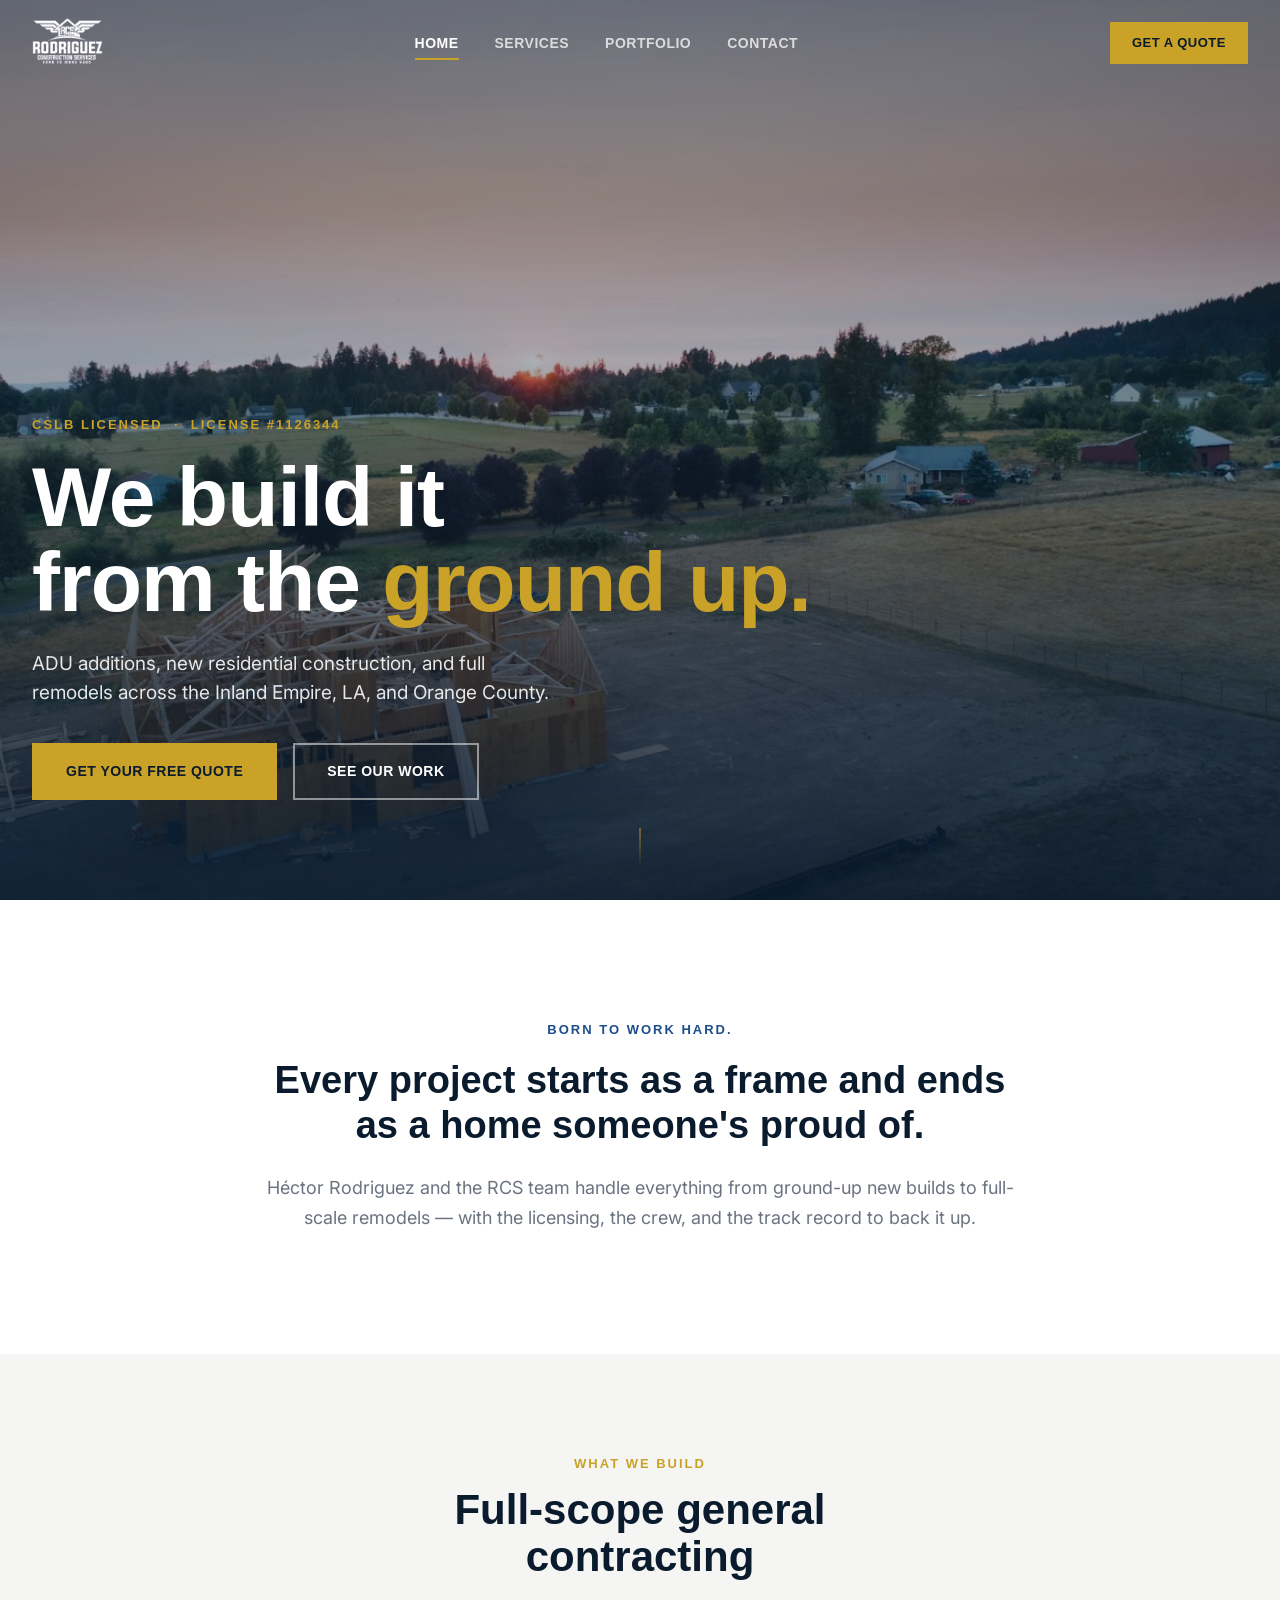
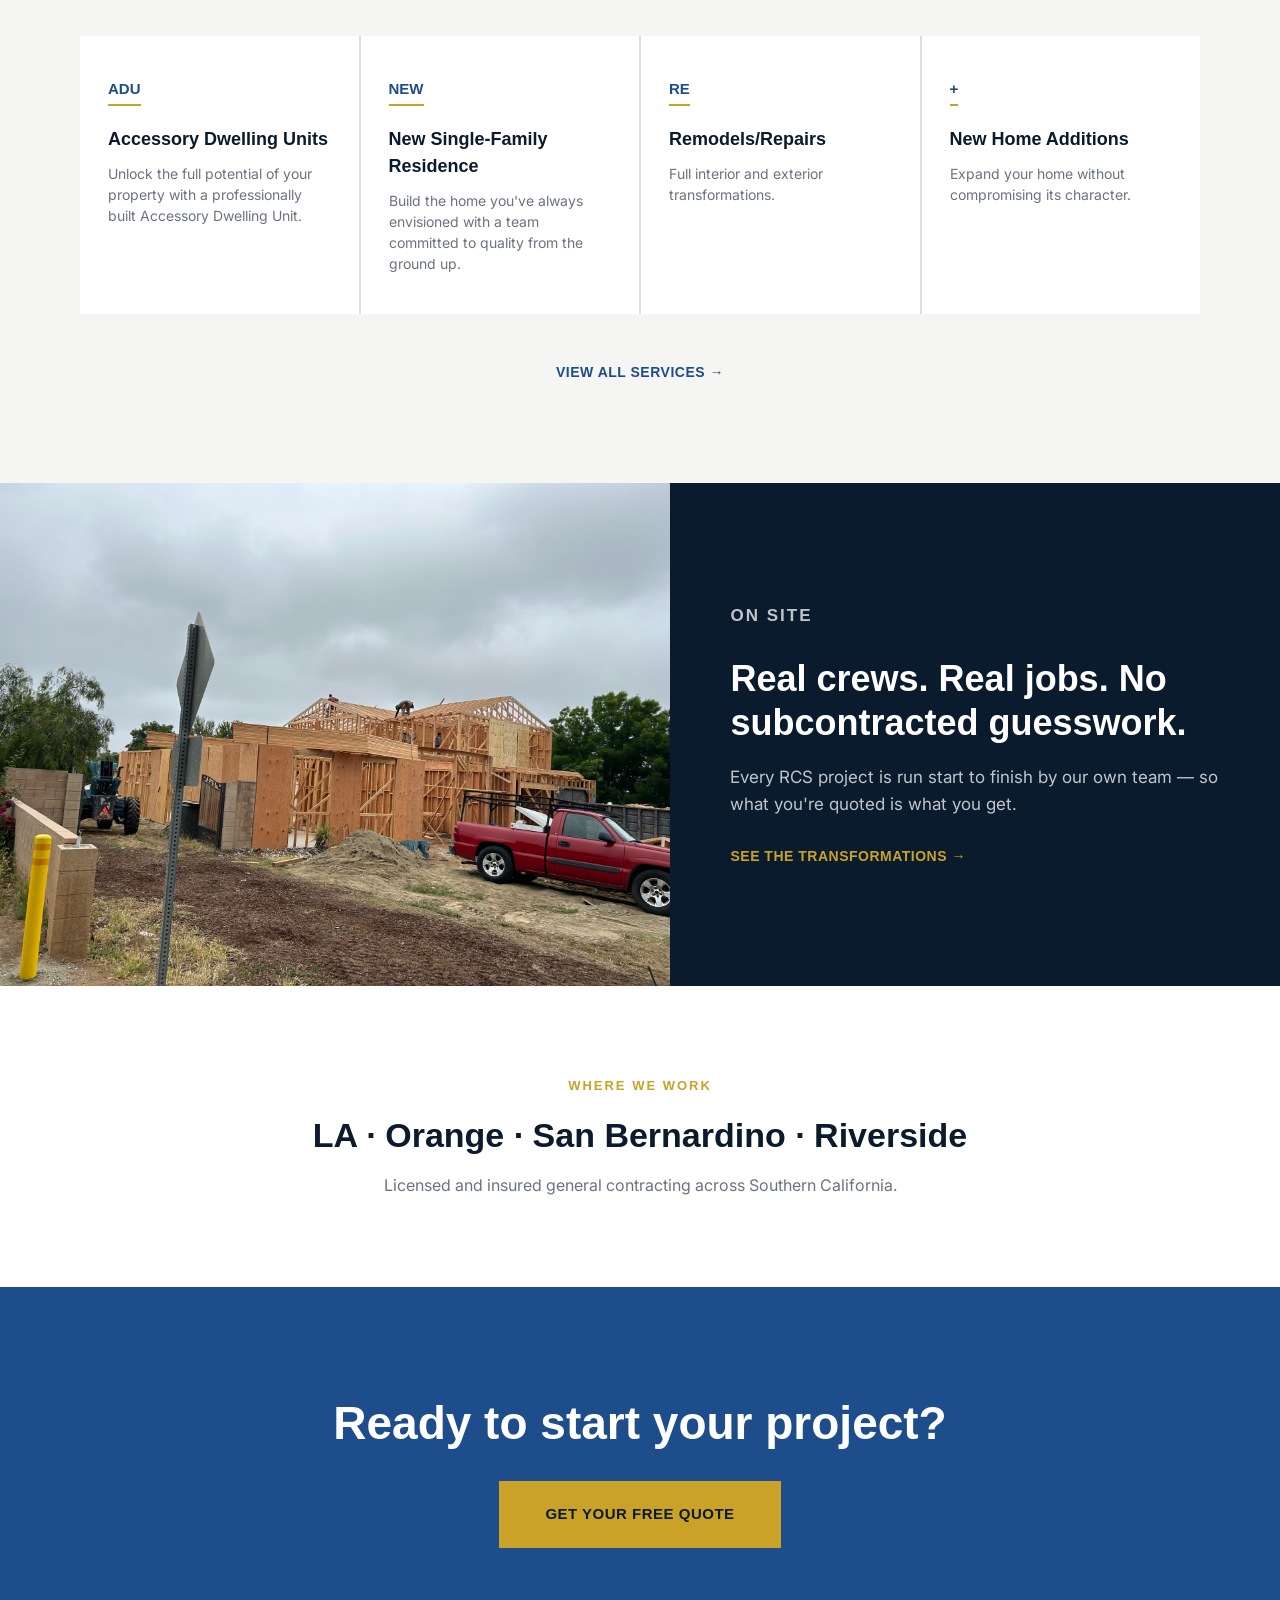
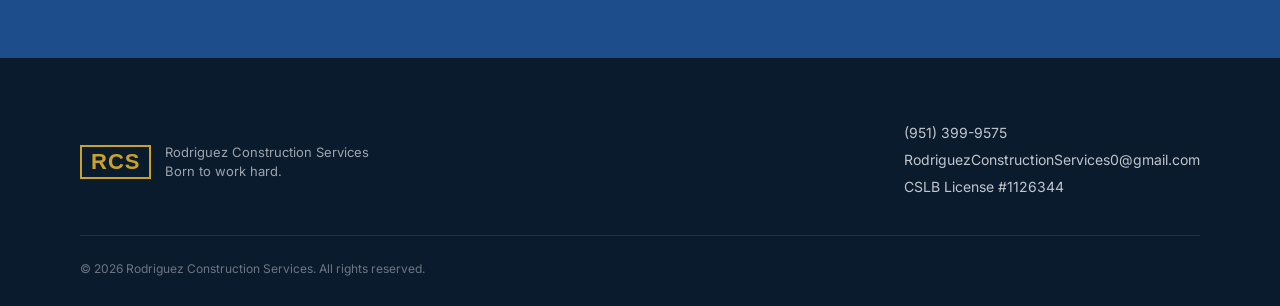
<file: index.html>
<!DOCTYPE html>
<html lang="en">
<head>
<meta charset="UTF-8">
<meta name="viewport" content="width=device-width, initial-scale=1.0">
<title>Rodriguez Construction Services | ADU, New Construction &amp; Remodels</title>
<meta name="description" content="Licensed general contractor serving LA, Orange, San Bernardino &amp; Riverside Counties. ADU additions, new residential construction, and remodels. CSLB #1126344.">

<!-- Open Graph / Social Media Preview -->
<meta property="og:type" content="website">
<meta property="og:url" content="https://rcsbuilding.com">
<meta property="og:title" content="Rodriguez Construction Services">
<meta property="og:description" content="CSLB Licensed construction company specializing in ADU additions, new residential construction, and full remodels.">
<meta property="og:image" content="https://rc-sbuilding.vercel.app/images/hero-sunset.jpeg">
<meta property="og:image:width" content="1200">
<meta property="og:image:height" content="630">

<!-- Twitter Preview -->
<meta property="twitter:card" content="summary_large_image">
<meta property="twitter:url" content="https://rcsbuilding.com">
<meta property="twitter:title" content="Rodriguez Construction Services">
<meta property="twitter:description" content="CSLB Licensed construction company specializing in ADU additions, new residential construction, and full remodels.">
<meta property="twitter:image" content="https://rc-sbuilding.vercel.app/images/hero-sunset.jpeg">
<link rel="preconnect" href="https://fonts.googleapis.com">
<link rel="preconnect" href="https://fonts.gstatic.com" crossorigin>
<link href="https://fonts.googleapis.com/css2?family=Archivo+Expanded:wght@600;700;800&family=Inter:wght@400;500;600;700&display=swap" rel="stylesheet">
<link rel="stylesheet" href="style.css">
</head>
<body>

<div class="site-loader" id="loader"></div>

<header class="nav" id="nav">
  <div class="nav-inner">
    <a href="index.html" class="nav-logo">
      <img src="images/rcs-logo-full.png" alt="Rodriguez Construction Services" class="nav-logo-img">
    </a>
    <nav class="nav-links">
      <a href="index.html" class="active">Home</a>
      <a href="services.html">Services</a>
      <a href="portfolio.html">Portfolio</a>
      <a href="contact.html">Contact</a>
    </nav>
    <a href="contact.html" class="nav-cta">Get a Quote</a>
    <button class="nav-burger" id="burger" aria-label="Open menu">
      <span></span><span></span><span></span>
    </button>
  </div>
  <div class="nav-mobile" id="navMobile">
    <a href="index.html">Home</a>
    <a href="services.html">Services</a>
    <a href="portfolio.html">Portfolio</a>
    <a href="contact.html">Contact</a>
  </div>
</header>

<section class="hero">
  <div class="hero-bg" id="heroBg" style="background-image:url('images/hero-sunset.jpeg')"></div>
  <div class="hero-scrim"></div>
  <div class="hero-content">
    <p class="hero-eyebrow">CSLB LICENSED &nbsp;·&nbsp; LICENSE #1126344</p>
    <h1 class="hero-title">We build it<br>from the <span>ground up.</span></h1>
    <p class="hero-sub">ADU additions, new residential construction, and full remodels across the Inland Empire, LA, and Orange County.</p>
    <div class="hero-actions">
      <a href="contact.html" class="btn btn-primary">Get Your Free Quote</a>
      <a href="portfolio.html" class="btn btn-ghost">See Our Work</a>
    </div>
  </div>
  <div class="hero-scroll-cue">
    <span></span>
  </div>
</section>

<section class="intro">
  <div class="intro-inner reveal">
    <p class="intro-kicker">Born to work hard.</p>
    <h2 class="intro-heading">Every project starts as a frame and ends as a home someone's proud of.</h2>
    <p class="intro-body">Héctor Rodriguez and the RCS team handle everything from ground-up new builds to full-scale remodels — with the licensing, the crew, and the track record to back it up.</p>
  </div>
</section>

<section class="services-preview">
  <div class="section-head reveal">
    <p class="section-kicker">What We Build</p>
    <h2>Full-scope general contracting</h2>
  </div>
  <div class="service-grid">
    <div class="service-card reveal">
      <span class="service-num">ADU</span>
      <h3>Accessory Dwelling Units</h3>
      <p>Unlock the full potential of your property with a professionally built Accessory Dwelling Unit.</p>
    </div>
    <div class="service-card reveal">
      <span class="service-num">NEW</span>
      <h3>New Single-Family Residence</h3>
      <p>Build the home you've always envisioned with a team committed to quality from the ground up.</p>
    </div>
    <div class="service-card reveal">
      <span class="service-num">RE</span>
      <h3>Remodels/Repairs</h3>
      <p>Full interior and exterior transformations.</p>
    </div>
    <div class="service-card reveal">
      <span class="service-num">+</span>
      <h3>New Home Additions</h3>
      <p>Expand your home without compromising its character.</p>
    </div>
  </div>
  <a href="services.html" class="link-arrow reveal">View all services →</a>
</section>

<section class="proof">
  <div class="proof-image reveal">
    <img src="images/gallery-2.jpeg" alt="RCS framing crew on an active new construction site" loading="lazy">
  </div>
  <div class="proof-text reveal">
    <p class="section-kicker">On Site</p>
    <h2>Real crews. Real jobs. No subcontracted guesswork.</h2>
    <p>Every RCS project is run start to finish by our own team — so what you're quoted is what you get.</p>
    <a href="portfolio.html" class="link-arrow">See the transformations →</a>
  </div>
</section>

<section class="service-area">
  <div class="reveal">
    <p class="section-kicker">Where We Work</p>
    <h2>LA &middot; Orange &middot; San Bernardino &middot; Riverside</h2>
    <p class="service-area-sub">Licensed and insured general contracting across Southern California.</p>
  </div>
</section>

<section class="cta-band reveal">
  <h2>Ready to start your project?</h2>
  <a href="contact.html" class="btn btn-primary btn-lg">Get Your Free Quote</a>
</section>

<footer class="footer">
  <div class="footer-inner">
    <div class="footer-brand">
      <span class="nav-logo-mark">RCS</span>
      <p>Rodriguez Construction Services<br>Born to work hard.</p>
    </div>
    <div class="footer-contact">
      <p><a href="tel:9513999575">(951) 399-9575</a></p>
      <p><a href="mailto:RodriguezConstructionServices0@gmail.com">RodriguezConstructionServices0@gmail.com</a></p>
      <p>CSLB License #1126344</p>
    </div>
  </div>
  <p class="footer-legal">&copy; 2026 Rodriguez Construction Services. All rights reserved.</p>
</footer>

<script src="script.js"></script>
</body>
</html>
</file>
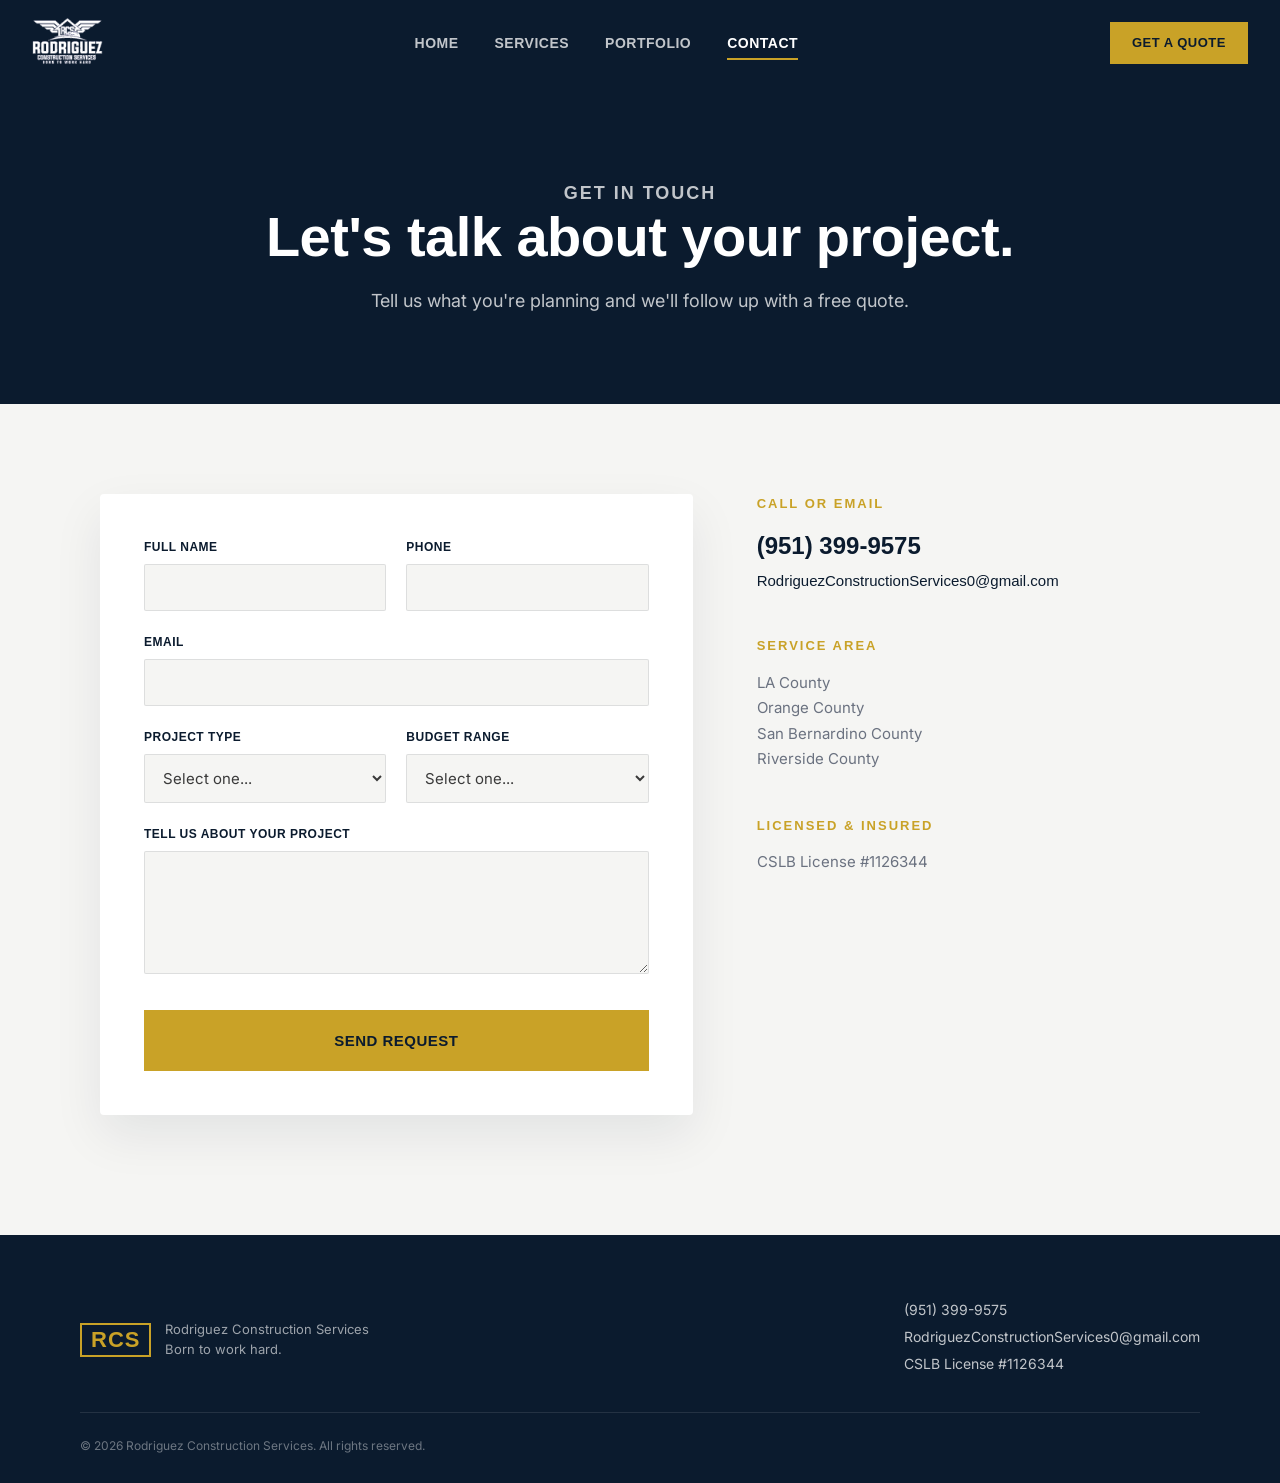
<file: contact.html>
<!DOCTYPE html>
<html lang="en">
<head>
<meta charset="UTF-8">
<meta name="viewport" content="width=device-width, initial-scale=1.0">
<title>Contact | Rodriguez Construction Services</title>
<meta name="description" content="Get a free quote from Rodriguez Construction Services. Serving LA, Orange, San Bernardino & Riverside Counties.">

<!-- Open Graph / Social Media Preview -->
<meta property="og:type" content="website">
<meta property="og:url" content="https://rcsbuilding.com">
<meta property="og:title" content="Rodriguez Construction Services">
<meta property="og:description" content="CSLB Licensed construction company specializing in ADU additions, new residential construction, and full remodels.">
<meta property="og:image" content="https://rc-sbuilding.vercel.app/images/hero-sunset.jpeg">
<meta property="og:image:width" content="1200">
<meta property="og:image:height" content="630">

<!-- Twitter Preview -->
<meta property="twitter:card" content="summary_large_image">
<meta property="twitter:url" content="https://rcsbuilding.com">
<meta property="twitter:title" content="Rodriguez Construction Services">
<meta property="twitter:description" content="CSLB Licensed construction company specializing in ADU additions, new residential construction, and full remodels.">
<meta property="twitter:image" content="https://rc-sbuilding.vercel.app/images/hero-sunset.jpeg">
<link rel="preconnect" href="https://fonts.googleapis.com">
<link rel="preconnect" href="https://fonts.gstatic.com" crossorigin>
<link href="https://fonts.googleapis.com/css2?family=Archivo+Expanded:wght@600;700;800&family=Inter:wght@400;500;600;700&display=swap" rel="stylesheet">
<link rel="stylesheet" href="style.css">
</head>
<body>

<header class="nav" id="nav">
  <div class="nav-inner">
    <a href="index.html" class="nav-logo">
      <img src="images/rcs-logo-full.png" alt="Rodriguez Construction Services" class="nav-logo-img">
    </a>
    <nav class="nav-links">
      <a href="index.html">Home</a>
      <a href="services.html">Services</a>
      <a href="portfolio.html">Portfolio</a>
      <a href="contact.html" class="active">Contact</a>
    </nav>
    <a href="contact.html" class="nav-cta">Get a Quote</a>
    <button class="nav-burger" id="burger" aria-label="Open menu">
      <span></span><span></span><span></span>
    </button>
  </div>
  <div class="nav-mobile" id="navMobile">
    <a href="index.html">Home</a>
    <a href="services.html">Services</a>
    <a href="portfolio.html">Portfolio</a>
    <a href="contact.html">Contact</a>
  </div>
</header>

<section class="page-hero">
  <div class="page-hero-inner">
    <p class="section-kicker">Get In Touch</p>
    <h1>Let's talk about your project.</h1>
    <p>Tell us what you're planning and we'll follow up with a free quote.</p>
  </div>
</section>

<section class="contact-section">
  <div class="contact-grid">

    <form class="contact-form reveal" id="leadForm" action="https://formspree.io/f/xlgyqvab" method="POST">
      <div class="form-row">
        <div class="form-field">
          <label for="name">Full Name</label>
          <input type="text" id="name" name="name" required>
        </div>
        <div class="form-field">
          <label for="phone">Phone</label>
          <input type="tel" id="phone" name="phone" required>
        </div>
      </div>
      <div class="form-field">
        <label for="email">Email</label>
        <input type="email" id="email" name="email" required>
      </div>
      <div class="form-row">
        <div class="form-field">
          <label for="project">Project Type</label>
          <select id="project" name="project_type" required>
            <option value="">Select one...</option>
            <option>ADU Addition</option>
            <option>New Construction</option>
            <option>Remodel</option>
            <option>Additions / Framing</option>
            <option>Concrete / Repairs</option>
            <option>Other</option>
          </select>
        </div>
        <div class="form-field">
          <label for="budget">Budget Range</label>
          <select id="budget" name="budget_range">
            <option value="">Select one...</option>
            <option>Under $25,000</option>
            <option>$25,000 – $75,000</option>
            <option>$75,000 – $150,000</option>
            <option>$150,000+</option>
            <option>Not sure yet</option>
          </select>
        </div>
      </div>
      <div class="form-field">
        <label for="message">Tell us about your project</label>
        <textarea id="message" name="message" rows="5" required></textarea>
      </div>
      <button type="submit" class="btn btn-primary btn-lg form-submit">Send Request</button>
      <p class="form-success" id="formSuccess">Thanks — we got your request and will be in touch shortly.</p>
    </form>

    <div class="contact-info reveal">
      <div class="contact-info-block">
        <p class="section-kicker">Call or Email</p>
        <a href="tel:9513999575" class="contact-big-link">(951) 399-9575</a>
        <a href="mailto:RodriguezConstructionServices0@gmail.com" class="contact-big-link small">RodriguezConstructionServices0@gmail.com</a>
      </div>
      <div class="contact-info-block">
        <p class="section-kicker">Service Area</p>
        <p class="contact-area">LA County<br>Orange County<br>San Bernardino County<br>Riverside County</p>
      </div>
      <div class="contact-info-block">
        <p class="section-kicker">Licensed &amp; Insured</p>
        <p class="contact-area">CSLB License #1126344</p>
      </div>
    </div>

  </div>
</section>

<footer class="footer">
  <div class="footer-inner">
    <div class="footer-brand">
      <span class="nav-logo-mark">RCS</span>
      <p>Rodriguez Construction Services<br>Born to work hard.</p>
    </div>
    <div class="footer-contact">
      <p><a href="tel:9513999575">(951) 399-9575</a></p>
      <p><a href="mailto:RodriguezConstructionServices0@gmail.com">RodriguezConstructionServices0@gmail.com</a></p>
      <p>CSLB License #1126344</p>
    </div>
  </div>
  <p class="footer-legal">&copy; 2026 Rodriguez Construction Services. All rights reserved.</p>
</footer>

<script src="script.js"></script>
</body>
</html>
</file>
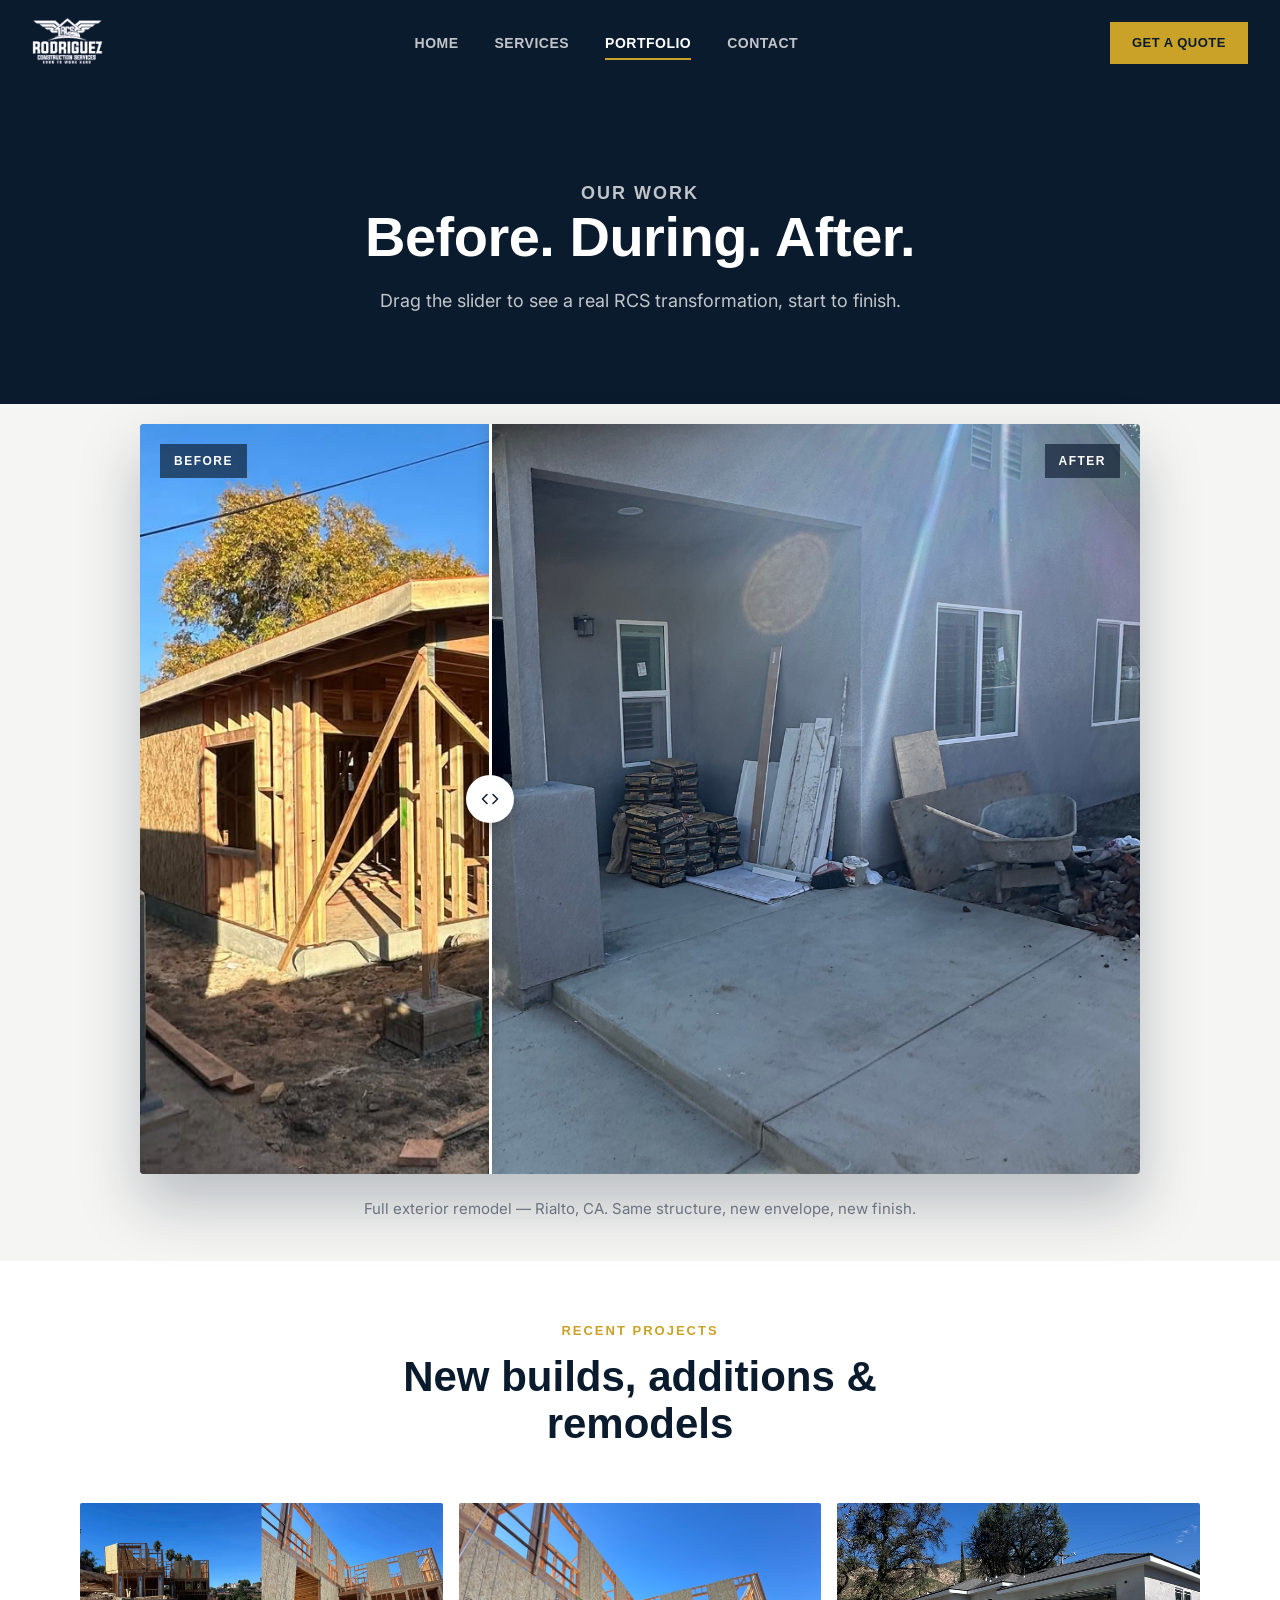
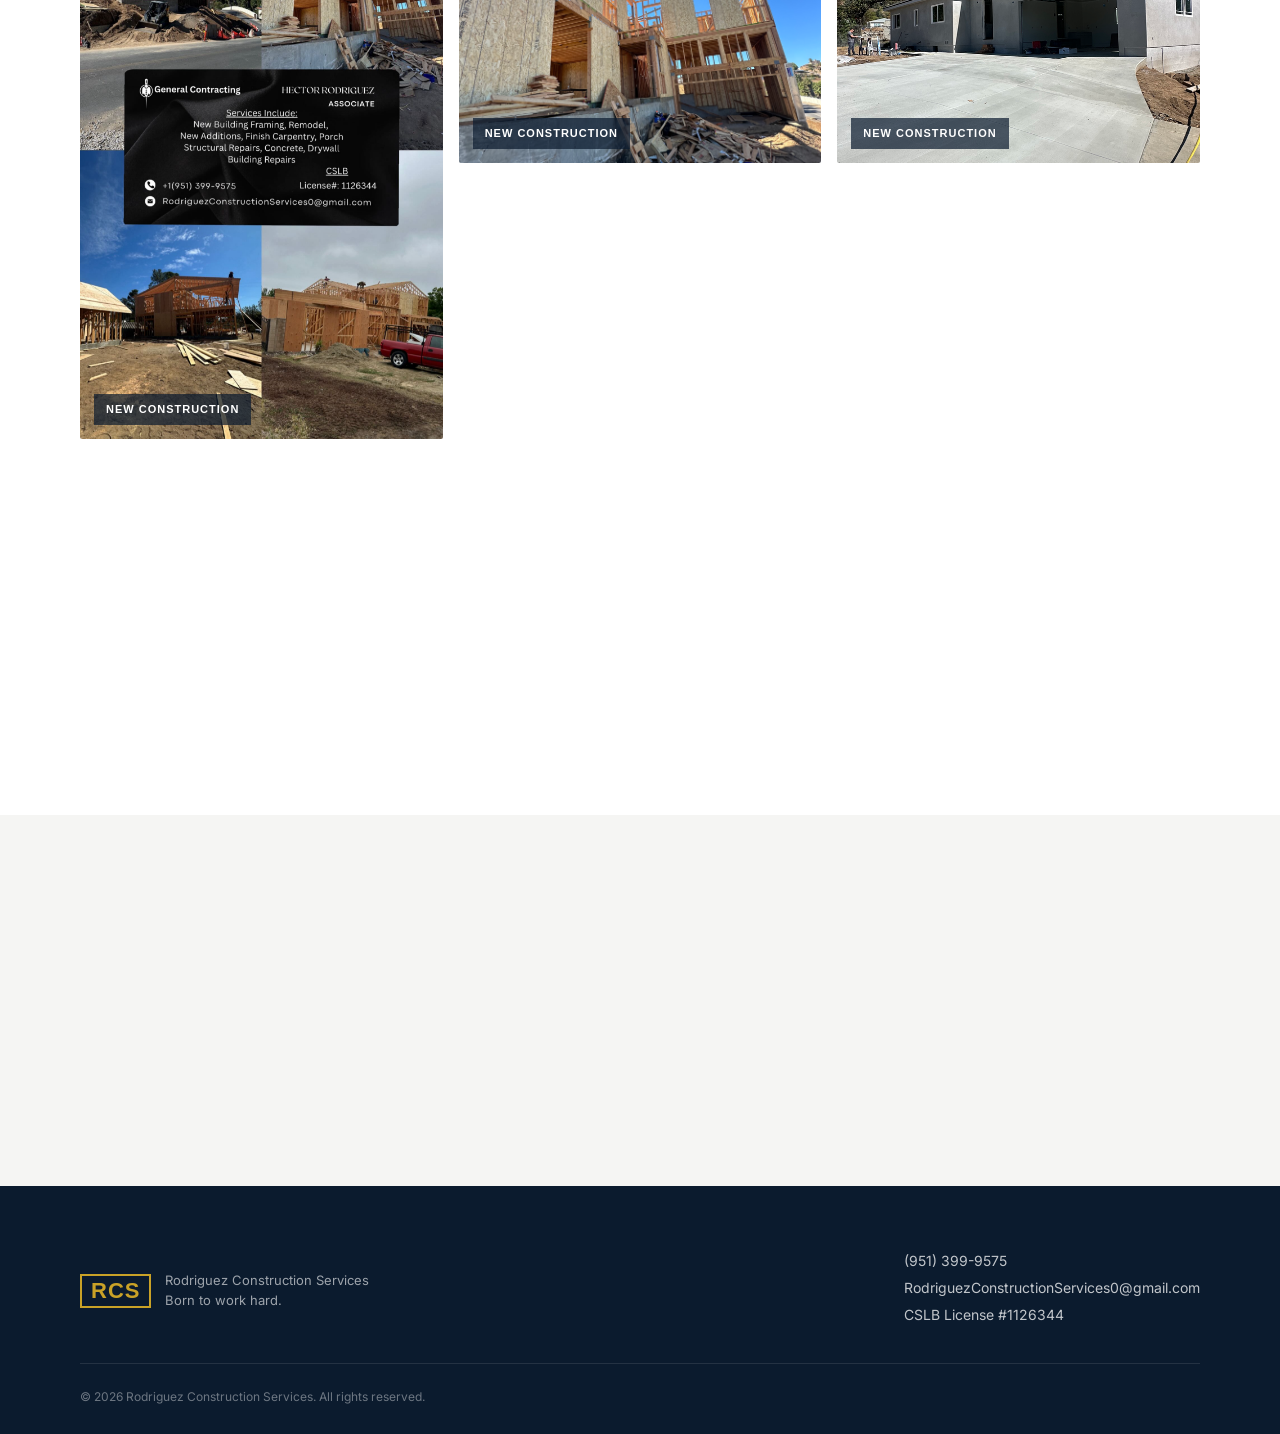
<file: portfolio.html>
<!DOCTYPE html>
<html lang="en">
<head>
<meta charset="UTF-8">
<meta name="viewport" content="width=device-width, initial-scale=1.0">
<title>Portfolio | Rodriguez Construction Services</title>
<meta name="description" content="See real RCS remodels, additions, and new construction projects — before and after.">

<!-- Open Graph / Social Media Preview -->
<meta property="og:type" content="website">
<meta property="og:url" content="https://rcsbuilding.com">
<meta property="og:title" content="Rodriguez Construction Services">
<meta property="og:description" content="CSLB Licensed construction company specializing in ADU additions, new residential construction, and full remodels.">
<meta property="og:image" content="https://rc-sbuilding.vercel.app/images/hero-sunset.jpeg">
<meta property="og:image:width" content="1200">
<meta property="og:image:height" content="630">

<!-- Twitter Preview -->
<meta property="twitter:card" content="summary_large_image">
<meta property="twitter:url" content="https://rcsbuilding.com">
<meta property="twitter:title" content="Rodriguez Construction Services">
<meta property="twitter:description" content="CSLB Licensed construction company specializing in ADU additions, new residential construction, and full remodels.">
<meta property="twitter:image" content="https://rc-sbuilding.vercel.app/images/hero-sunset.jpeg">
<link rel="preconnect" href="https://fonts.googleapis.com">
<link rel="preconnect" href="https://fonts.gstatic.com" crossorigin>
<link href="https://fonts.googleapis.com/css2?family=Archivo+Expanded:wght@600;700;800&family=Inter:wght@400;500;600;700&display=swap" rel="stylesheet">
<link rel="stylesheet" href="style.css">
</head>
<body>

<header class="nav" id="nav">
  <div class="nav-inner">
    <a href="index.html" class="nav-logo">
      <img src="images/rcs-logo-full.png" alt="Rodriguez Construction Services" class="nav-logo-img">
    </a>
    <nav class="nav-links">
      <a href="index.html">Home</a>
      <a href="services.html">Services</a>
      <a href="portfolio.html" class="active">Portfolio</a>
      <a href="contact.html">Contact</a>
    </nav>
    <a href="contact.html" class="nav-cta">Get a Quote</a>
    <button class="nav-burger" id="burger" aria-label="Open menu">
      <span></span><span></span><span></span>
    </button>
  </div>
  <div class="nav-mobile" id="navMobile">
    <a href="index.html">Home</a>
    <a href="services.html">Services</a>
    <a href="portfolio.html">Portfolio</a>
    <a href="contact.html">Contact</a>
  </div>
</header>

<section class="page-hero">
  <div class="page-hero-inner">
    <p class="section-kicker">Our Work</p>
    <h1>Before. During. After.</h1>
    <p>Drag the slider to see a real RCS transformation, start to finish.</p>
  </div>
</section>

<section class="ba-section">
  <div class="ba-slider reveal" id="baSlider">
    <div class="ba-after">
      <img src="images/after-1.jpeg" alt="Finished exterior after RCS remodel" draggable="false">
    </div>
    <div class="ba-before" id="baBefore">
      <img src="images/before-1.jpeg" alt="Home mid-construction before RCS finished the remodel" draggable="false">
    </div>
    <div class="ba-handle" id="baHandle">
      <div class="ba-handle-line"></div>
      <div class="ba-handle-grip">
        <svg width="18" height="18" viewBox="0 0 24 24" fill="none"><path d="M8 6L2 12L8 18" stroke="#0B1B2E" stroke-width="2" stroke-linecap="round" stroke-linejoin="round"/><path d="M16 6L22 12L16 18" stroke="#0B1B2E" stroke-width="2" stroke-linecap="round" stroke-linejoin="round"/></svg>
      </div>
    </div>
    <span class="ba-label ba-label-before">Before</span>
    <span class="ba-label ba-label-after">After</span>
  </div>
  <p class="ba-caption reveal">Full exterior remodel — Rialto, CA. Same structure, new envelope, new finish.</p>
</section>

<section class="portfolio-gallery">
  <div class="section-head reveal">
    <p class="section-kicker">Recent Projects</p>
    <h2>New builds, additions &amp; remodels</h2>
  </div>
  <div class="pf-grid">
    <div class="pf-item pf-tall reveal">
      <img src="images/framing-1.png" alt="New residential construction framing" loading="lazy">
      <div class="pf-item-tag">New Construction</div>
    </div>
    <div class="pf-item reveal">
      <img src="images/gallery-3.jpeg" alt="Backyard remodel with pool and patio" loading="lazy">
      <div class="pf-item-tag">New Construction</div>
    </div>
    <div class="pf-item reveal">
      <img src="images/gallery-4.jpeg" alt="New home framing structure" loading="lazy">
      <div class="pf-item-tag">New Construction</div>
    </div>
    <div class="pf-item pf-tall reveal">
      <img src="images/gallery-5.jpeg" alt="Finished driveway and garage remodel" loading="lazy">
      <div class="pf-item-tag">New Construction with ADU</div>
    </div>
    <div class="pf-item reveal">
      <img src="images/before-2.jpeg" alt="Home exterior mid-remodel with weather barrier" loading="lazy">
      <div class="pf-item-tag">In Progress</div>
    </div>
    <div class="pf-item reveal">
      <img src="images/gallery-2.jpeg" alt="RCS crew framing a new addition" loading="lazy">
      <div class="pf-item-tag">New Construction</div>
    </div>
  </div>
</section>

<section class="cta-band reveal">
  <h2>Want results like these?</h2>
  <a href="contact.html" class="btn btn-primary btn-lg">Get Your Free Quote</a>
</section>

<footer class="footer">
  <div class="footer-inner">
    <div class="footer-brand">
      <span class="nav-logo-mark">RCS</span>
      <p>Rodriguez Construction Services<br>Born to work hard.</p>
    </div>
    <div class="footer-contact">
      <p><a href="tel:9513999575">(951) 399-9575</a></p>
      <p><a href="mailto:RodriguezConstructionServices0@gmail.com">RodriguezConstructionServices0@gmail.com</a></p>
      <p>CSLB License #1126344</p>
    </div>
  </div>
  <p class="footer-legal">&copy; 2026 Rodriguez Construction Services. All rights reserved.</p>
</footer>

<script src="script.js"></script>
</body>
</html>
</file>
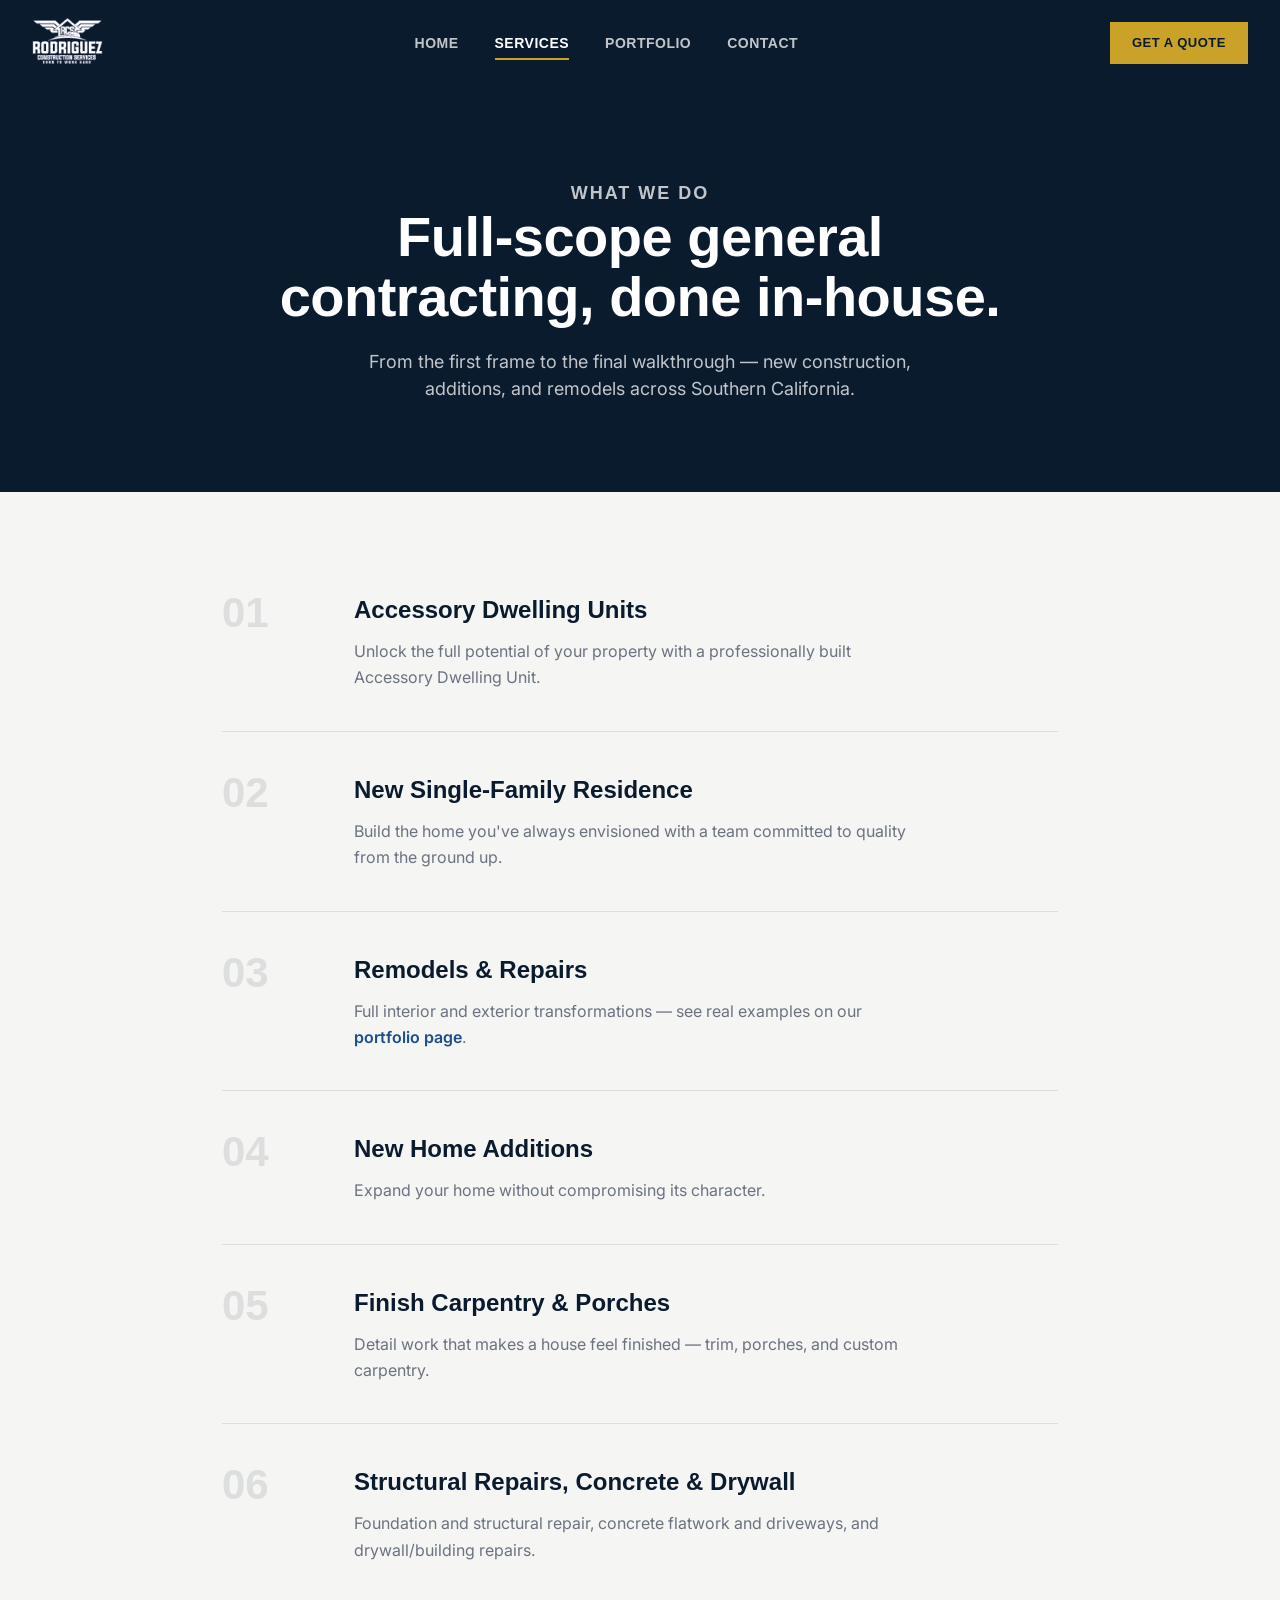
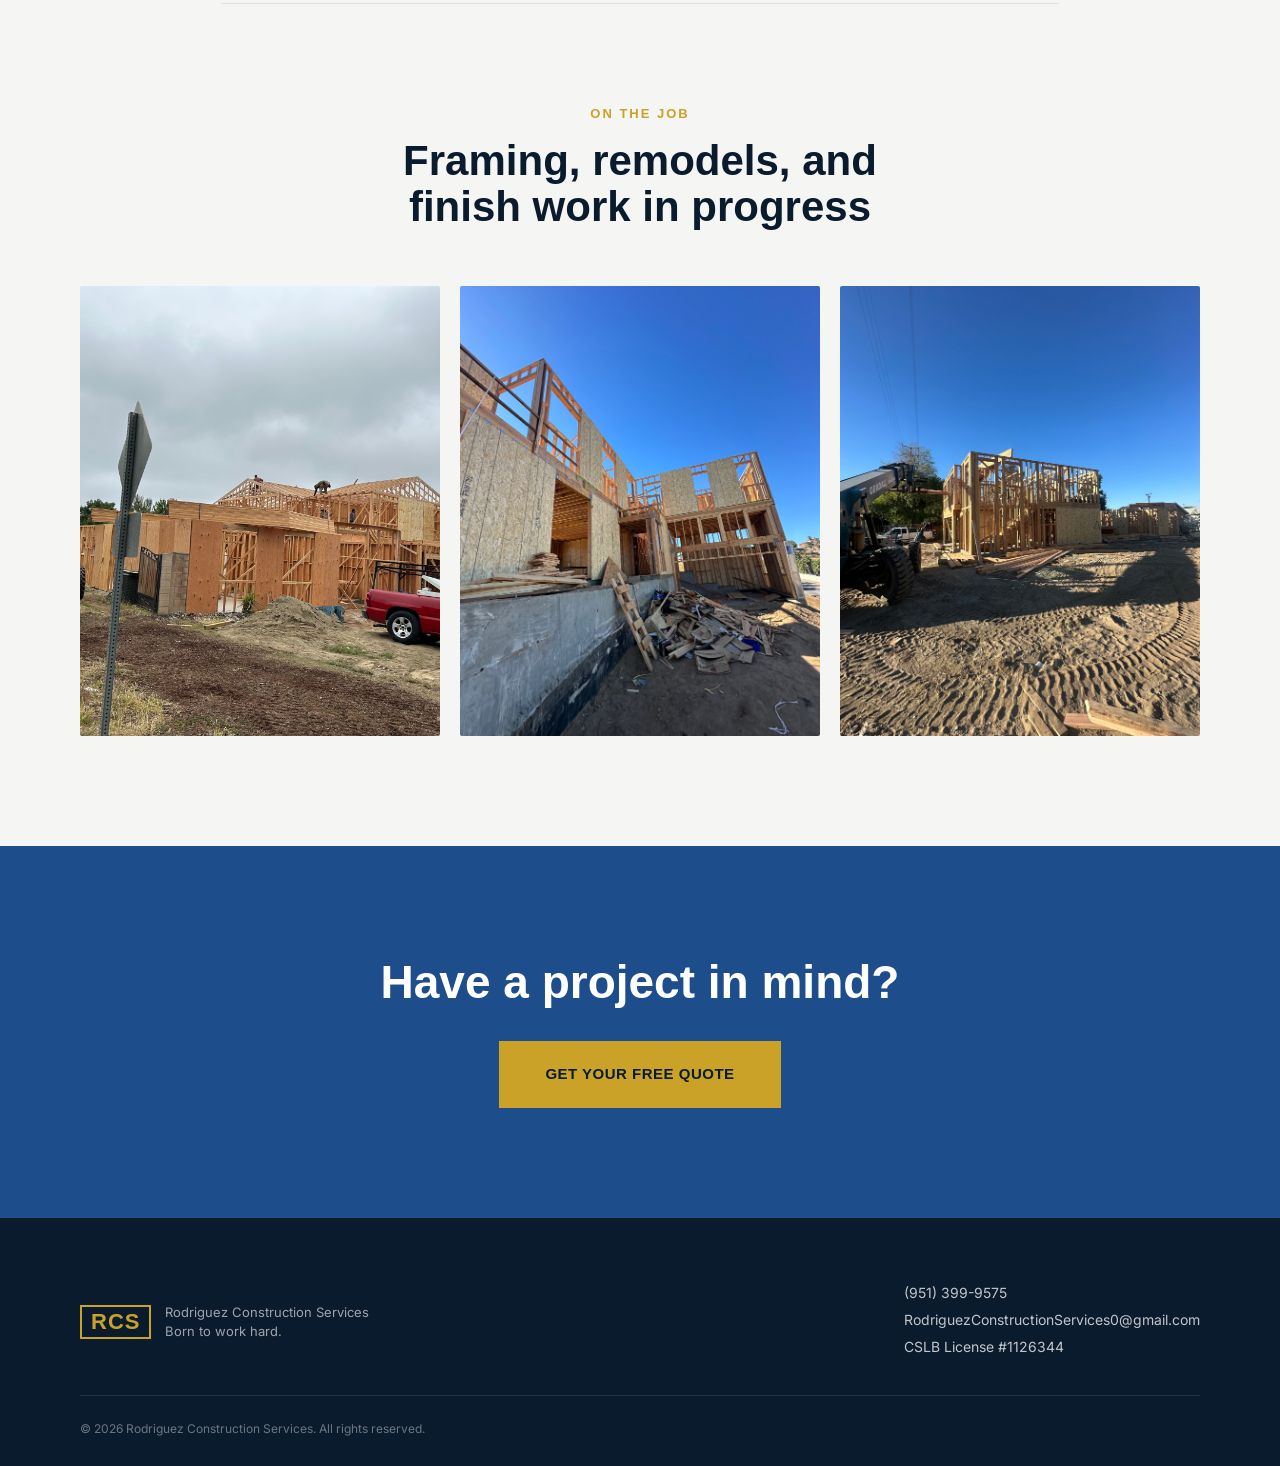
<file: services.html>
<!DOCTYPE html>
<html lang="en">
<head>
<meta charset="UTF-8">
<meta name="viewport" content="width=device-width, initial-scale=1.0">
<title>Services | Rodriguez Construction Services</title>
<meta name="description" content="ADU additions, new residential construction, remodels, finish carpentry, concrete, and structural repairs. Licensed CSLB #1126344.">

<!-- Open Graph / Social Media Preview -->
<meta property="og:type" content="website">
<meta property="og:url" content="https://rcsbuilding.com">
<meta property="og:title" content="Rodriguez Construction Services">
<meta property="og:description" content="CSLB Licensed construction company specializing in ADU additions, new residential construction, and full remodels.">
<meta property="og:image" content="https://rc-sbuilding.vercel.app/images/hero-sunset.jpeg">
<meta property="og:image:width" content="1200">
<meta property="og:image:height" content="630">

<!-- Twitter Preview -->
<meta property="twitter:card" content="summary_large_image">
<meta property="twitter:url" content="https://rcsbuilding.com">
<meta property="twitter:title" content="Rodriguez Construction Services">
<meta property="twitter:description" content="CSLB Licensed construction company specializing in ADU additions, new residential construction, and full remodels.">
<meta property="twitter:image" content="https://rc-sbuilding.vercel.app/images/hero-sunset.jpeg">
<link rel="preconnect" href="https://fonts.googleapis.com">
<link rel="preconnect" href="https://fonts.gstatic.com" crossorigin>
<link href="https://fonts.googleapis.com/css2?family=Archivo+Expanded:wght@600;700;800&family=Inter:wght@400;500;600;700&display=swap" rel="stylesheet">
<link rel="stylesheet" href="style.css">
</head>
<body>

<header class="nav" id="nav">
  <div class="nav-inner">
    <a href="index.html" class="nav-logo">
      <img src="images/rcs-logo-full.png" alt="Rodriguez Construction Services" class="nav-logo-img">
    </a>
    <nav class="nav-links">
      <a href="index.html">Home</a>
      <a href="services.html" class="active">Services</a>
      <a href="portfolio.html">Portfolio</a>
      <a href="contact.html">Contact</a>
    </nav>
    <a href="contact.html" class="nav-cta">Get a Quote</a>
    <button class="nav-burger" id="burger" aria-label="Open menu">
      <span></span><span></span><span></span>
    </button>
  </div>
  <div class="nav-mobile" id="navMobile">
    <a href="index.html">Home</a>
    <a href="services.html">Services</a>
    <a href="portfolio.html">Portfolio</a>
    <a href="contact.html">Contact</a>
  </div>
</header>

<section class="page-hero">
  <div class="page-hero-inner">
    <p class="section-kicker">What We Do</p>
    <h1>Full-scope general contracting, done in-house.</h1>
    <p>From the first frame to the final walkthrough — new construction, additions, and remodels across Southern California.</p>
  </div>
</section>

<section class="services-detail">

  <div class="service-row reveal">
    <div class="service-row-num">01</div>
    <div class="service-row-content">
      <h2>Accessory Dwelling Units</h2>
      <p>Unlock the full potential of your property with a professionally built Accessory Dwelling Unit.</p>
    </div>
  </div>

  <div class="service-row reveal">
    <div class="service-row-num">02</div>
    <div class="service-row-content">
      <h2>New Single-Family Residence</h2>
      <p>Build the home you've always envisioned with a team committed to quality from the ground up.</p>
    </div>
  </div>

  <div class="service-row reveal">
    <div class="service-row-num">03</div>
    <div class="service-row-content">
      <h2>Remodels &amp; Repairs</h2>
      <p>Full interior and exterior transformations — see real examples on our <a href="portfolio.html">portfolio page</a>.</p>
    </div>
  </div>

  <div class="service-row reveal">
    <div class="service-row-num">04</div>
    <div class="service-row-content">
      <h2>New Home Additions</h2>
      <p>Expand your home without compromising its character.</p>
    </div>
  </div>

  <div class="service-row reveal">
    <div class="service-row-num">05</div>
    <div class="service-row-content">
      <h2>Finish Carpentry &amp; Porches</h2>
      <p>Detail work that makes a house feel finished — trim, porches, and custom carpentry.</p>
    </div>
  </div>

  <div class="service-row reveal">
    <div class="service-row-num">06</div>
    <div class="service-row-content">
      <h2>Structural Repairs, Concrete &amp; Drywall</h2>
      <p>Foundation and structural repair, concrete flatwork and driveways, and drywall/building repairs.</p>
    </div>
  </div>

</section>

<section class="services-gallery">
  <div class="section-head reveal">
    <p class="section-kicker">On the Job</p>
    <h2>Framing, remodels, and finish work in progress</h2>
  </div>
  <div class="gallery-strip">
    <div class="gallery-strip-item reveal"><img src="images/gallery-2.jpeg" alt="RCS framing crew on active construction" loading="lazy"></div>
    <div class="gallery-strip-item reveal"><img src="images/gallery-3.jpeg" alt="Backyard remodel with pool" loading="lazy"></div>
    <div class="gallery-strip-item reveal"><img src="images/gallery-5.jpeg" alt="Finished driveway and patio" loading="lazy"></div>
  </div>
</section>

<section class="cta-band reveal">
  <h2>Have a project in mind?</h2>
  <a href="contact.html" class="btn btn-primary btn-lg">Get Your Free Quote</a>
</section>

<footer class="footer">
  <div class="footer-inner">
    <div class="footer-brand">
      <span class="nav-logo-mark">RCS</span>
      <p>Rodriguez Construction Services<br>Born to work hard.</p>
    </div>
    <div class="footer-contact">
      <p><a href="tel:9513999575">(951) 399-9575</a></p>
      <p><a href="mailto:RodriguezConstructionServices0@gmail.com">RodriguezConstructionServices0@gmail.com</a></p>
      <p>CSLB License #1126344</p>
    </div>
  </div>
  <p class="footer-legal">&copy; 2026 Rodriguez Construction Services. All rights reserved.</p>
</footer>

<script src="script.js"></script>
</body>
</html>
</file>
<file: style.css>
/* ===== RCS Design System ===== */
:root {
  --navy: #0B1B2E;
  --navy-light: #14283f;
  --blue: #1E4D8C;
  --blue-light: #2E68B5;
  --gold: #C9A227;
  --off-white: #F5F5F3;
  --white: #FFFFFF;
  --charcoal: #3A3A3A;
  --gray: #6b7280;
  --border: rgba(11,27,46,0.1);

  --display: 'Archivo Expanded', sans-serif;
  --body: 'Inter', sans-serif;

  --ease: cubic-bezier(0.16, 1, 0.3, 1);
}

* { margin: 0; padding: 0; box-sizing: border-box; }

html { scroll-behavior: smooth; }

@media (prefers-reduced-motion: reduce) {
  html { scroll-behavior: auto; }
  * { animation-duration: 0.01ms !important; transition-duration: 0.01ms !important; }
}

body {
  font-family: var(--body);
  color: var(--charcoal);
  background: var(--off-white);
  line-height: 1.5;
  overflow-x: hidden;
}

img { max-width: 100%; display: block; }
a { text-decoration: none; color: inherit; }

.site-loader {
  position: fixed; inset: 0; background: var(--navy); z-index: 9999;
  animation: loaderOut 0.8s var(--ease) 0.3s forwards;
  pointer-events: none;
}
@keyframes loaderOut {
  to { opacity: 0; visibility: hidden; }
}

/* ===== Navigation ===== */
.nav {
  position: fixed; top: 0; left: 0; right: 0; z-index: 1000;
  background: transparent;
  transition: background 0.4s var(--ease), box-shadow 0.4s var(--ease);
  padding: 0;
}
.nav.scrolled {
  background: rgba(11,27,46,0.96);
  backdrop-filter: blur(8px);
  box-shadow: 0 4px 24px rgba(0,0,0,0.15);
}
.nav-inner {
  max-width: 1280px; margin: 0 auto;
  display: flex; align-items: center; justify-content: space-between;
  padding: 18px 32px;
}
.nav-logo { display: flex; align-items: center; gap: 12px; }
.nav-logo-img { height: 50px; width: auto; max-width: 200px; }
.nav-logo-mark {
  font-family: var(--display); font-weight: 800; font-size: 22px;
  color: var(--gold); letter-spacing: 1px;
  border: 2px solid var(--gold); padding: 4px 9px; line-height: 1;
}
.nav-logo-text {
  font-family: var(--display); font-weight: 700; font-size: 11px;
  color: var(--white); line-height: 1.25; letter-spacing: 0.5px;
}
.nav-links { display: flex; gap: 36px; }
.nav-links a {
  font-family: var(--display); font-weight: 600; font-size: 14px;
  letter-spacing: 0.5px; text-transform: uppercase;
  color: var(--white); opacity: 0.75;
  position: relative; padding: 4px 0;
  transition: opacity 0.25s;
}
.nav-links a:hover, .nav-links a.active { opacity: 1; }
.nav-links a.active::after {
  content: ''; position: absolute; bottom: -2px; left: 0; right: 0; height: 2px;
  background: var(--gold);
}
.nav-cta {
  font-family: var(--display); font-weight: 700; font-size: 13px;
  letter-spacing: 0.5px; text-transform: uppercase;
  background: var(--gold); color: var(--navy);
  padding: 11px 22px; transition: transform 0.25s var(--ease), background 0.25s;
}
.nav-cta:hover { background: #ddb636; transform: translateY(-2px); }
.nav-burger {
  display: none; flex-direction: column; gap: 5px;
  background: none; border: none; cursor: pointer; padding: 8px;
}
.nav-burger span { width: 24px; height: 2px; background: var(--white); }
.nav-mobile {
  display: none; flex-direction: column;
  background: var(--navy); padding: 8px 32px 24px;
}
.nav-mobile a {
  font-family: var(--display); font-weight: 600; font-size: 15px;
  color: var(--white); padding: 14px 0; border-bottom: 1px solid rgba(255,255,255,0.1);
  text-transform: uppercase; letter-spacing: 0.5px;
}
.nav-mobile.open { display: flex; }

@media (max-width: 900px) {
  .nav-links, .nav-cta { display: none; }
  .nav-burger { display: flex; }
}

/* ===== Hero ===== */
.hero {
  position: relative; height: 100vh; min-height: 640px;
  display: flex; align-items: flex-end;
  overflow: hidden;
}
.hero-bg {
  position: absolute; inset: -10% 0 0 0; height: 120%;
  background-size: cover; background-position: center;
  will-change: transform;
}
.hero-scrim {
  position: absolute; inset: 0;
  background: linear-gradient(180deg, rgba(11,27,46,0.55) 0%, rgba(11,27,46,0.35) 40%, rgba(11,27,46,0.9) 100%);
}
.hero-content {
  position: relative; z-index: 2;
  max-width: 1280px; margin: 0 auto; width: 100%;
  padding: 0 32px 100px;
  color: var(--white);
}
.hero-eyebrow {
  font-family: var(--display); font-weight: 700; font-size: 13px;
  letter-spacing: 2px; color: var(--gold); margin-bottom: 20px;
  opacity: 0; animation: fadeUp 0.8s var(--ease) 0.6s forwards;
}
.hero-title {
  font-family: var(--display); font-weight: 800; font-size: clamp(40px, 7vw, 84px);
  line-height: 1.02; letter-spacing: -1px; margin-bottom: 24px;
  opacity: 0; animation: fadeUp 0.9s var(--ease) 0.75s forwards;
}
.hero-title span { color: var(--gold); }
.hero-sub {
  font-size: clamp(16px, 2vw, 19px); max-width: 520px; margin-bottom: 36px;
  color: rgba(255,255,255,0.88); font-weight: 400;
  opacity: 0; animation: fadeUp 0.9s var(--ease) 0.9s forwards;
}
.hero-actions {
  display: flex; gap: 16px; flex-wrap: wrap;
  opacity: 0; animation: fadeUp 0.9s var(--ease) 1.05s forwards;
}
@keyframes fadeUp {
  from { opacity: 0; transform: translateY(24px); }
  to { opacity: 1; transform: translateY(0); }
}
.hero-scroll-cue {
  position: absolute; bottom: 32px; left: 50%; transform: translateX(-50%);
  z-index: 2;
}
.hero-scroll-cue span {
  display: block; width: 1px; height: 40px;
  background: linear-gradient(180deg, var(--gold), transparent);
  animation: scrollCue 1.8s ease-in-out infinite;
}
@keyframes scrollCue {
  0%, 100% { opacity: 0.3; transform: scaleY(0.6); transform-origin: top; }
  50% { opacity: 1; transform: scaleY(1); transform-origin: top; }
}

/* ===== Buttons ===== */
.btn {
  display: inline-flex; align-items: center; justify-content: center;
  font-family: var(--display); font-weight: 700; font-size: 14px;
  letter-spacing: 0.5px; text-transform: uppercase;
  padding: 16px 32px; transition: all 0.3s var(--ease);
  border: 2px solid transparent; cursor: pointer;
}
.btn-primary {
  background: var(--gold); color: var(--navy);
}
.btn-primary:hover { background: #ddb636; transform: translateY(-3px); box-shadow: 0 12px 24px rgba(201,162,39,0.3); }
.btn-ghost {
  background: transparent; color: var(--white); border-color: rgba(255,255,255,0.5);
}
.btn-ghost:hover { border-color: var(--white); background: rgba(255,255,255,0.1); }
.btn-lg { padding: 20px 44px; font-size: 15px; }

/* ===== Section shared ===== */
.section-kicker {
  font-family: var(--display); font-weight: 700; font-size: 13px;
  letter-spacing: 2px; text-transform: uppercase; color: var(--gold);
  margin-bottom: 14px;
}
.section-head { max-width: 640px; margin: 0 auto 56px; text-align: center; padding: 0 32px; }
.section-head h2 {
  font-family: var(--display); font-weight: 700; font-size: clamp(28px, 4vw, 42px);
  color: var(--navy); line-height: 1.1;
}

/* ===== Intro ===== */
.intro { padding: 120px 32px; background: var(--white); }
.intro-inner { max-width: 780px; margin: 0 auto; text-align: center; }
.intro-kicker {
  font-family: var(--display); font-weight: 700; font-size: 13px;
  letter-spacing: 2px; text-transform: uppercase; color: var(--blue); margin-bottom: 18px;
}
.intro-heading {
  font-family: var(--display); font-weight: 700; font-size: clamp(26px, 4vw, 38px);
  color: var(--navy); line-height: 1.2; margin-bottom: 24px;
}
.intro-body { font-size: 18px; color: var(--gray); line-height: 1.7; }

/* ===== Services preview ===== */
.services-preview { padding: 100px 32px; background: var(--off-white); }
.service-grid {
  max-width: 1120px; margin: 0 auto; display: grid;
  grid-template-columns: repeat(4, 1fr); gap: 2px;
  background: var(--border);
}
.service-card {
  background: var(--white); padding: 40px 28px; transition: background 0.3s;
}
.service-card:hover { background: var(--navy); }
.service-card:hover h3, .service-card:hover p { color: var(--white); }
.service-card:hover .service-num { color: var(--gold); }
.service-num {
  font-family: var(--display); font-weight: 800; font-size: 15px;
  color: var(--blue); display: inline-block; margin-bottom: 20px;
  border-bottom: 2px solid var(--gold); padding-bottom: 4px;
}
.service-card h3 {
  font-family: var(--display); font-weight: 700; font-size: 18px;
  color: var(--navy); margin-bottom: 10px; transition: color 0.3s;
}
.service-card p { font-size: 14px; color: var(--gray); transition: color 0.3s; }
.link-arrow {
  display: block; text-align: center; margin-top: 48px;
  font-family: var(--display); font-weight: 700; font-size: 14px;
  letter-spacing: 0.5px; color: var(--blue); text-transform: uppercase;
  transition: transform 0.25s;
}
.link-arrow:hover { transform: translateX(4px); color: var(--navy); }

@media (max-width: 900px) {
  .service-grid { grid-template-columns: repeat(2, 1fr); }
}

/* ===== Proof (image + text split) ===== */
.proof {
  display: grid; grid-template-columns: 1.1fr 1fr; align-items: stretch;
  background: var(--navy);
}
.proof-image { overflow: hidden; height: 100%; min-height: 460px; }
.proof-image img { width: 100%; height: 100%; object-fit: cover; }
.proof-text {
  padding: 80px 60px; display: flex; flex-direction: column; justify-content: center;
  color: var(--white);
}
.proof-text h2 {
  font-family: var(--display); font-weight: 700; font-size: clamp(26px, 3.4vw, 36px);
  line-height: 1.2; margin-bottom: 20px;
}
.proof-text p { color: rgba(255,255,255,0.75); font-size: 17px; margin-bottom: 28px; line-height: 1.6; }
.proof-text .link-arrow { text-align: left; color: var(--gold); margin-top: 0; }
.proof-text .link-arrow:hover { color: var(--white); }

@media (max-width: 900px) {
  .proof { grid-template-columns: 1fr; }
  .proof-image { min-height: 320px; }
  .proof-text { padding: 56px 32px; }
}

/* ===== Service area band ===== */
.service-area {
  padding: 90px 32px; text-align: center; background: var(--white);
}
.service-area h2 {
  font-family: var(--display); font-weight: 700; font-size: clamp(24px, 3.4vw, 34px);
  color: var(--navy); margin-bottom: 12px;
}
.service-area-sub { color: var(--gray); font-size: 16px; }

/* ===== CTA band ===== */
.cta-band {
  padding: 110px 32px; text-align: center; background: var(--blue);
  display: flex; flex-direction: column; align-items: center; gap: 32px;
}
.cta-band h2 {
  font-family: var(--display); font-weight: 700; font-size: clamp(28px, 4.4vw, 46px);
  color: var(--white); line-height: 1.15;
}

/* ===== Footer ===== */
.footer { background: var(--navy); padding: 64px 32px 28px; color: var(--white); }
.footer-inner {
  max-width: 1120px; margin: 0 auto; display: flex; justify-content: space-between;
  flex-wrap: wrap; gap: 32px; padding-bottom: 32px; border-bottom: 1px solid rgba(255,255,255,0.1);
}
.footer-brand { display: flex; align-items: center; gap: 14px; }
.footer-brand p { font-size: 13px; color: rgba(255,255,255,0.6); line-height: 1.5; }
.footer-contact p { font-size: 14px; margin-bottom: 6px; color: rgba(255,255,255,0.75); }
.footer-contact a:hover { color: var(--gold); }
.footer-legal {
  max-width: 1120px; margin: 24px auto 0; font-size: 12px; color: rgba(255,255,255,0.4);
}

/* ===== Page hero (inner pages) ===== */
.page-hero {
  background: var(--navy); padding: 180px 32px 90px;
}
.page-hero-inner { max-width: 780px; margin: 0 auto; text-align: center; }
.page-hero-inner h1 {
  font-family: var(--display); font-weight: 800; font-size: clamp(32px, 5.5vw, 56px);
  color: var(--white); line-height: 1.08; margin-bottom: 20px; letter-spacing: -0.5px;
}
.page-hero-inner p {
  font-size: 18px; color: rgba(255,255,255,0.75); max-width: 560px; margin: 0 auto;
}

/* ===== Services detail rows ===== */
.services-detail { max-width: 900px; margin: 0 auto; padding: 100px 32px; }
.service-row {
  display: grid; grid-template-columns: 100px 1fr; gap: 32px;
  padding: 40px 0; border-bottom: 1px solid var(--border);
}
.service-row:first-child { padding-top: 0; }
.service-row-num {
  font-family: var(--display); font-weight: 800; font-size: 42px;
  color: var(--border); line-height: 1;
}
.service-row-content h2 {
  font-family: var(--display); font-weight: 700; font-size: 24px;
  color: var(--navy); margin-bottom: 10px;
}
.service-row-content p { color: var(--gray); font-size: 16px; line-height: 1.65; max-width: 560px; }
.service-row-content a { color: var(--blue); font-weight: 600; }
.service-row-content a:hover { color: var(--gold); }

@media (max-width: 600px) {
  .service-row { grid-template-columns: 1fr; gap: 8px; }
  .service-row-num { font-size: 28px; }
}

/* ===== Services gallery strip ===== */
.services-gallery { padding: 0 32px 110px; background: var(--off-white); }
.gallery-strip {
  max-width: 1120px; margin: 0 auto; display: grid;
  grid-template-columns: repeat(3, 1fr); gap: 20px;
}
.gallery-strip-item { overflow: hidden; aspect-ratio: 4/5; border-radius: 2px; }
.gallery-strip-item img {
  width: 100%; height: 100%; object-fit: cover; transition: transform 0.6s var(--ease);
}
.gallery-strip-item:hover img { transform: scale(1.06); }

@media (max-width: 800px) {
  .gallery-strip { grid-template-columns: 1fr; }
}

/* ===== Before/After Slider ===== */
.ba-section { padding: 20px 32px 40px; }
.ba-slider {
  position: relative; max-width: 1000px; margin: 0 auto;
  aspect-ratio: 4/3; overflow: hidden; border-radius: 4px;
  cursor: ew-resize; user-select: none; box-shadow: 0 30px 60px rgba(11,27,46,0.25);
}
.ba-after, .ba-before {
  position: absolute; inset: 0; width: 100%; height: 100%; overflow: hidden;
}
.ba-after img, .ba-before img {
  width: 100%; height: 100%; object-fit: cover; pointer-events: none;
}
.ba-before { width: 50%; }
.ba-before img { width: 1000px; max-width: none; height: 100%; }
.ba-handle {
  position: absolute; top: 0; bottom: 0; left: 50%;
  transform: translateX(-50%); width: 0;
}
.ba-handle-line {
  position: absolute; top: 0; bottom: 0; left: -1px; width: 3px; background: var(--white);
  box-shadow: 0 0 12px rgba(0,0,0,0.3);
}
.ba-handle-grip {
  position: absolute; top: 50%; left: 50%; transform: translate(-50%, -50%);
  width: 48px; height: 48px; border-radius: 50%; background: var(--white);
  display: flex; align-items: center; justify-content: center;
  box-shadow: 0 6px 20px rgba(0,0,0,0.3);
}
.ba-label {
  position: absolute; top: 20px; font-family: var(--display); font-weight: 700;
  font-size: 12px; letter-spacing: 1.5px; text-transform: uppercase;
  color: var(--white); background: rgba(11,27,46,0.65); padding: 8px 14px;
  pointer-events: none;
}
.ba-label-before { left: 20px; }
.ba-label-after { right: 20px; }
.ba-caption {
  text-align: center; max-width: 600px; margin: 24px auto 0;
  color: var(--gray); font-size: 15px;
}

@media (max-width: 600px) {
  .ba-slider { aspect-ratio: 3/4; }
}

/* ===== Portfolio grid ===== */
.portfolio-gallery { padding: 60px 32px 100px; background: var(--white); }
.pf-grid {
  max-width: 1120px; margin: 0 auto; display: grid;
  grid-template-columns: repeat(3, 1fr); grid-auto-rows: 260px; gap: 16px;
}
.pf-item {
  position: relative; overflow: hidden; border-radius: 2px;
}
.pf-tall { grid-row: span 2; }
.pf-item img {
  width: 100%; height: 100%; object-fit: cover;
  transition: transform 0.6s var(--ease);
}
.pf-item:hover img { transform: scale(1.07); }
.pf-item-tag {
  position: absolute; bottom: 14px; left: 14px;
  font-family: var(--display); font-weight: 700; font-size: 11px;
  letter-spacing: 1px; text-transform: uppercase; color: var(--white);
  background: rgba(11,27,46,0.7); padding: 7px 12px;
}

@media (max-width: 900px) {
  .pf-grid { grid-template-columns: repeat(2, 1fr); grid-auto-rows: 220px; }
}
@media (max-width: 560px) {
  .pf-grid { grid-template-columns: 1fr; }
  .pf-tall { grid-row: span 1; }
}

/* ===== Contact ===== */
.contact-section { padding: 90px 32px 120px; background: var(--off-white); }
.contact-grid {
  max-width: 1080px; margin: 0 auto; display: grid;
  grid-template-columns: 1.4fr 1fr; gap: 64px;
}
.contact-form {
  background: var(--white); padding: 44px; border-radius: 4px;
  box-shadow: 0 20px 50px rgba(11,27,46,0.08);
}
.form-row { display: grid; grid-template-columns: 1fr 1fr; gap: 20px; }
.form-field { margin-bottom: 22px; }
.form-field label {
  display: block; font-family: var(--display); font-weight: 600; font-size: 12px;
  letter-spacing: 0.5px; text-transform: uppercase; color: var(--navy); margin-bottom: 8px;
}
.form-field input, .form-field select, .form-field textarea {
  width: 100%; padding: 13px 14px; border: 1.5px solid var(--border);
  font-family: var(--body); font-size: 15px; color: var(--charcoal);
  background: var(--off-white); transition: border-color 0.25s;
  border-radius: 2px;
}
.form-field input:focus, .form-field select:focus, .form-field textarea:focus {
  outline: none; border-color: var(--blue); background: var(--white);
}
.form-field textarea { resize: vertical; }
.form-submit { width: 100%; margin-top: 8px; }
.form-success {
  display: none; text-align: center; margin-top: 16px; color: var(--blue);
  font-weight: 600; font-size: 14px;
}
.form-success.show { display: block; }

.contact-info-block { margin-bottom: 44px; }
.contact-big-link {
  display: block; font-family: var(--display); font-weight: 700; font-size: 24px;
  color: var(--navy); margin-bottom: 6px; transition: color 0.25s;
}
.contact-big-link:hover { color: var(--blue); }
.contact-big-link.small { font-size: 15px; font-weight: 500; word-break: break-word; }
.contact-area { color: var(--gray); font-size: 15px; line-height: 1.7; }

@media (max-width: 800px) {
  .contact-grid { grid-template-columns: 1fr; gap: 48px; }
  .form-row { grid-template-columns: 1fr; }
  .contact-form { padding: 28px; }
}

/* ===== Scroll reveal ===== */
.reveal {
  opacity: 0; transform: translateY(28px);
  transition: opacity 0.8s var(--ease), transform 0.8s var(--ease);
}
.reveal.in-view { opacity: 1; transform: translateY(0); }
</file>
